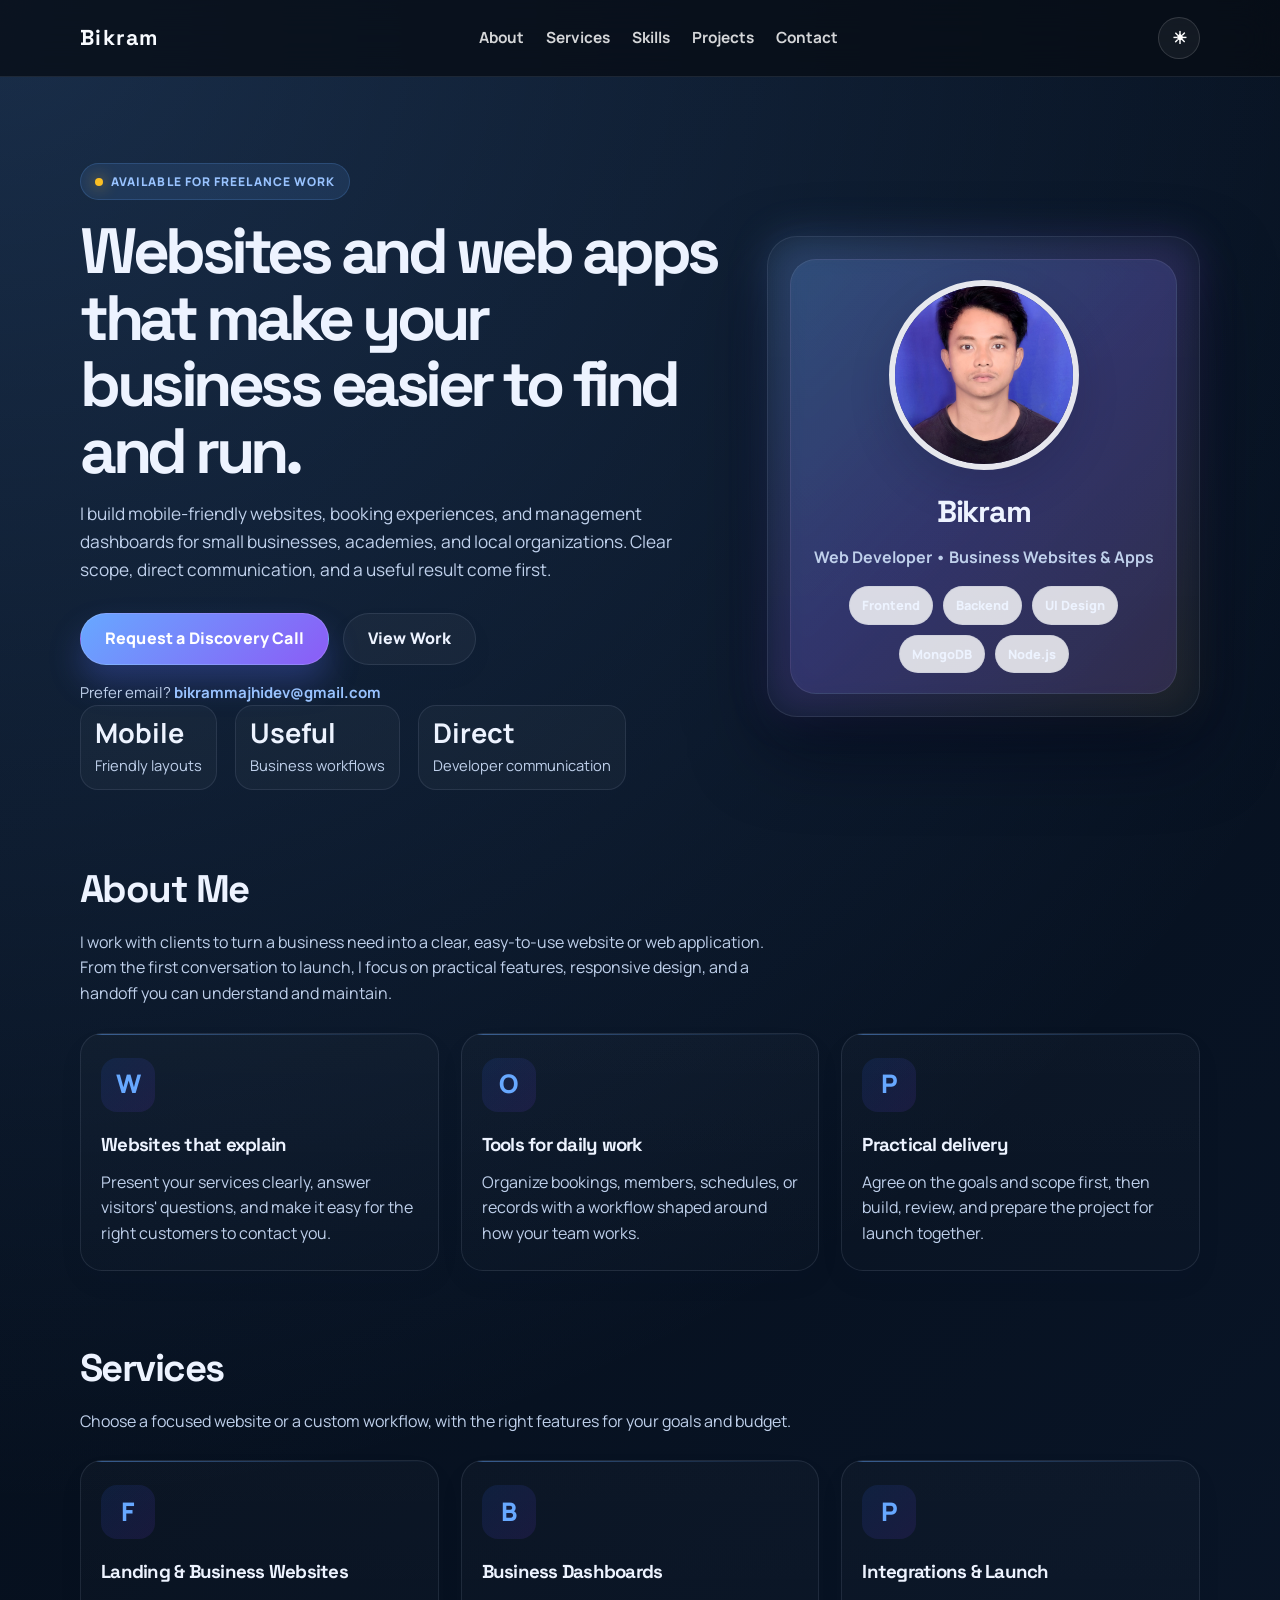
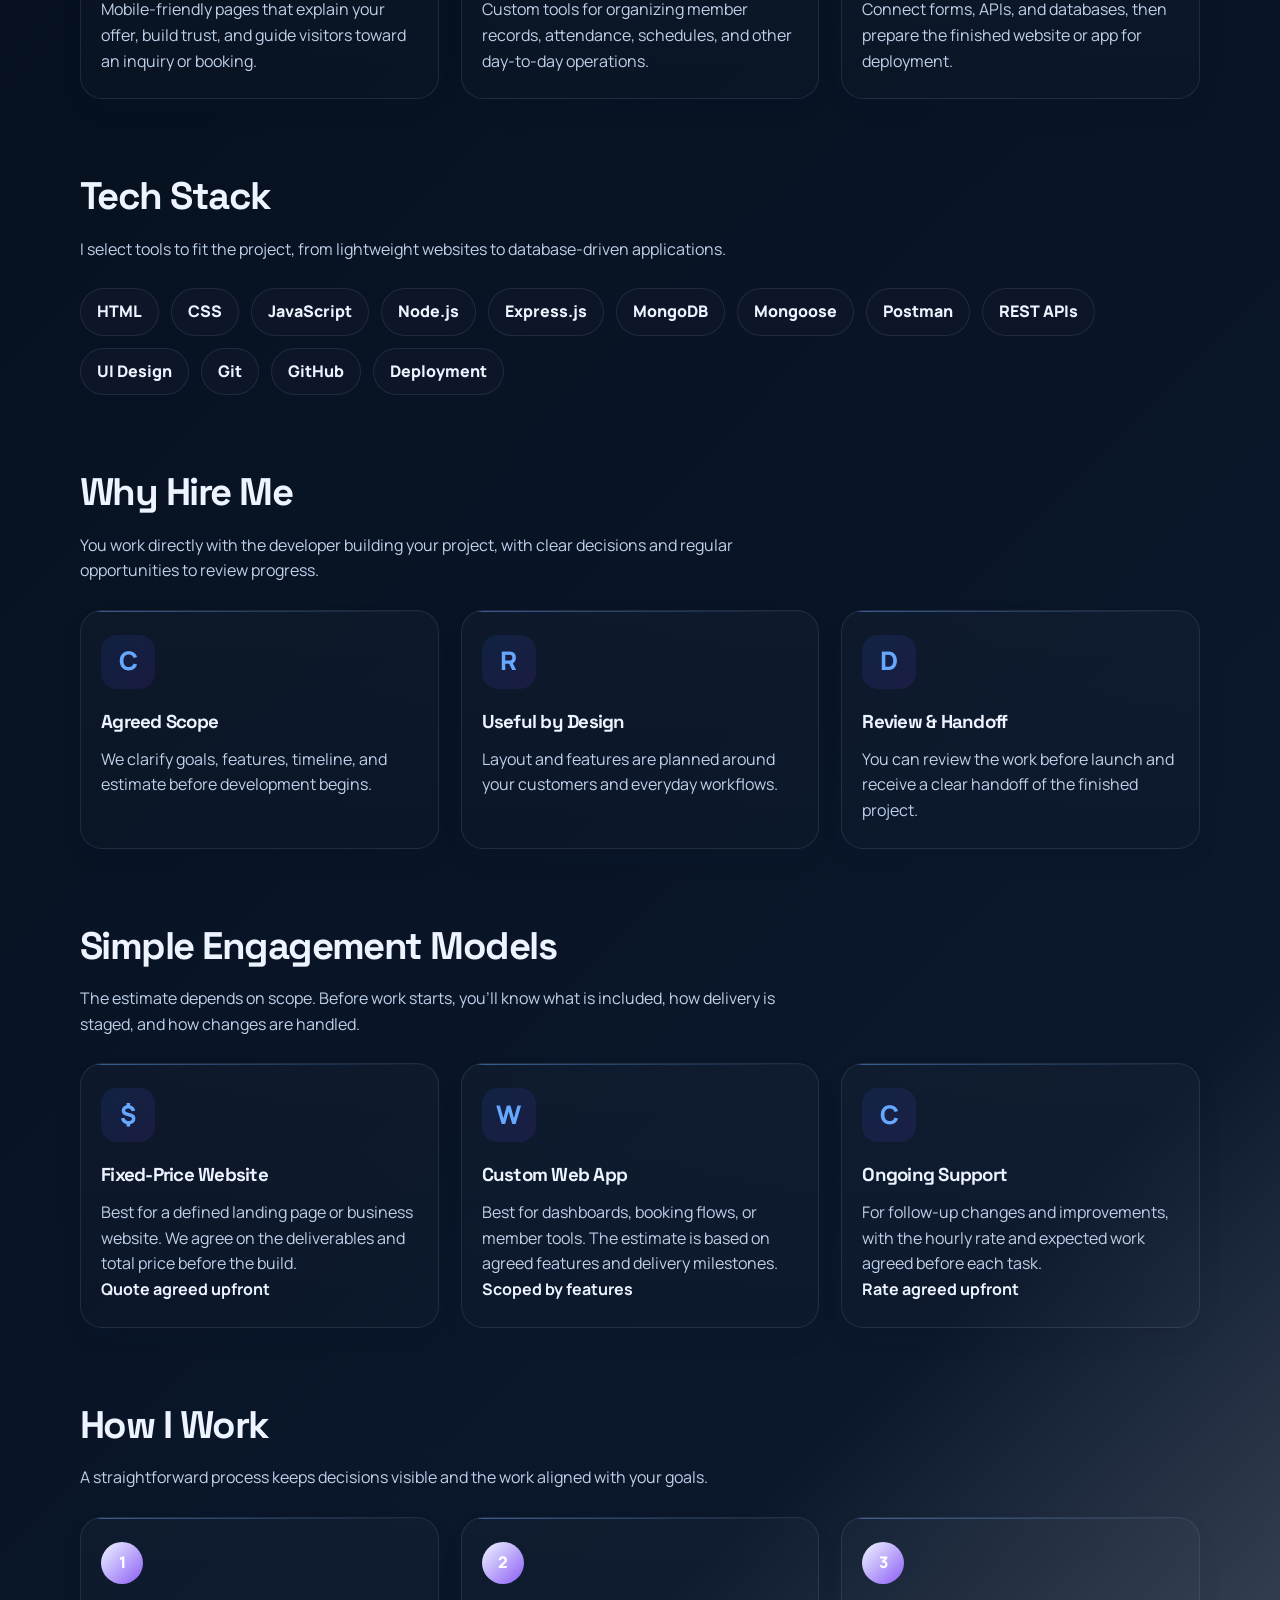
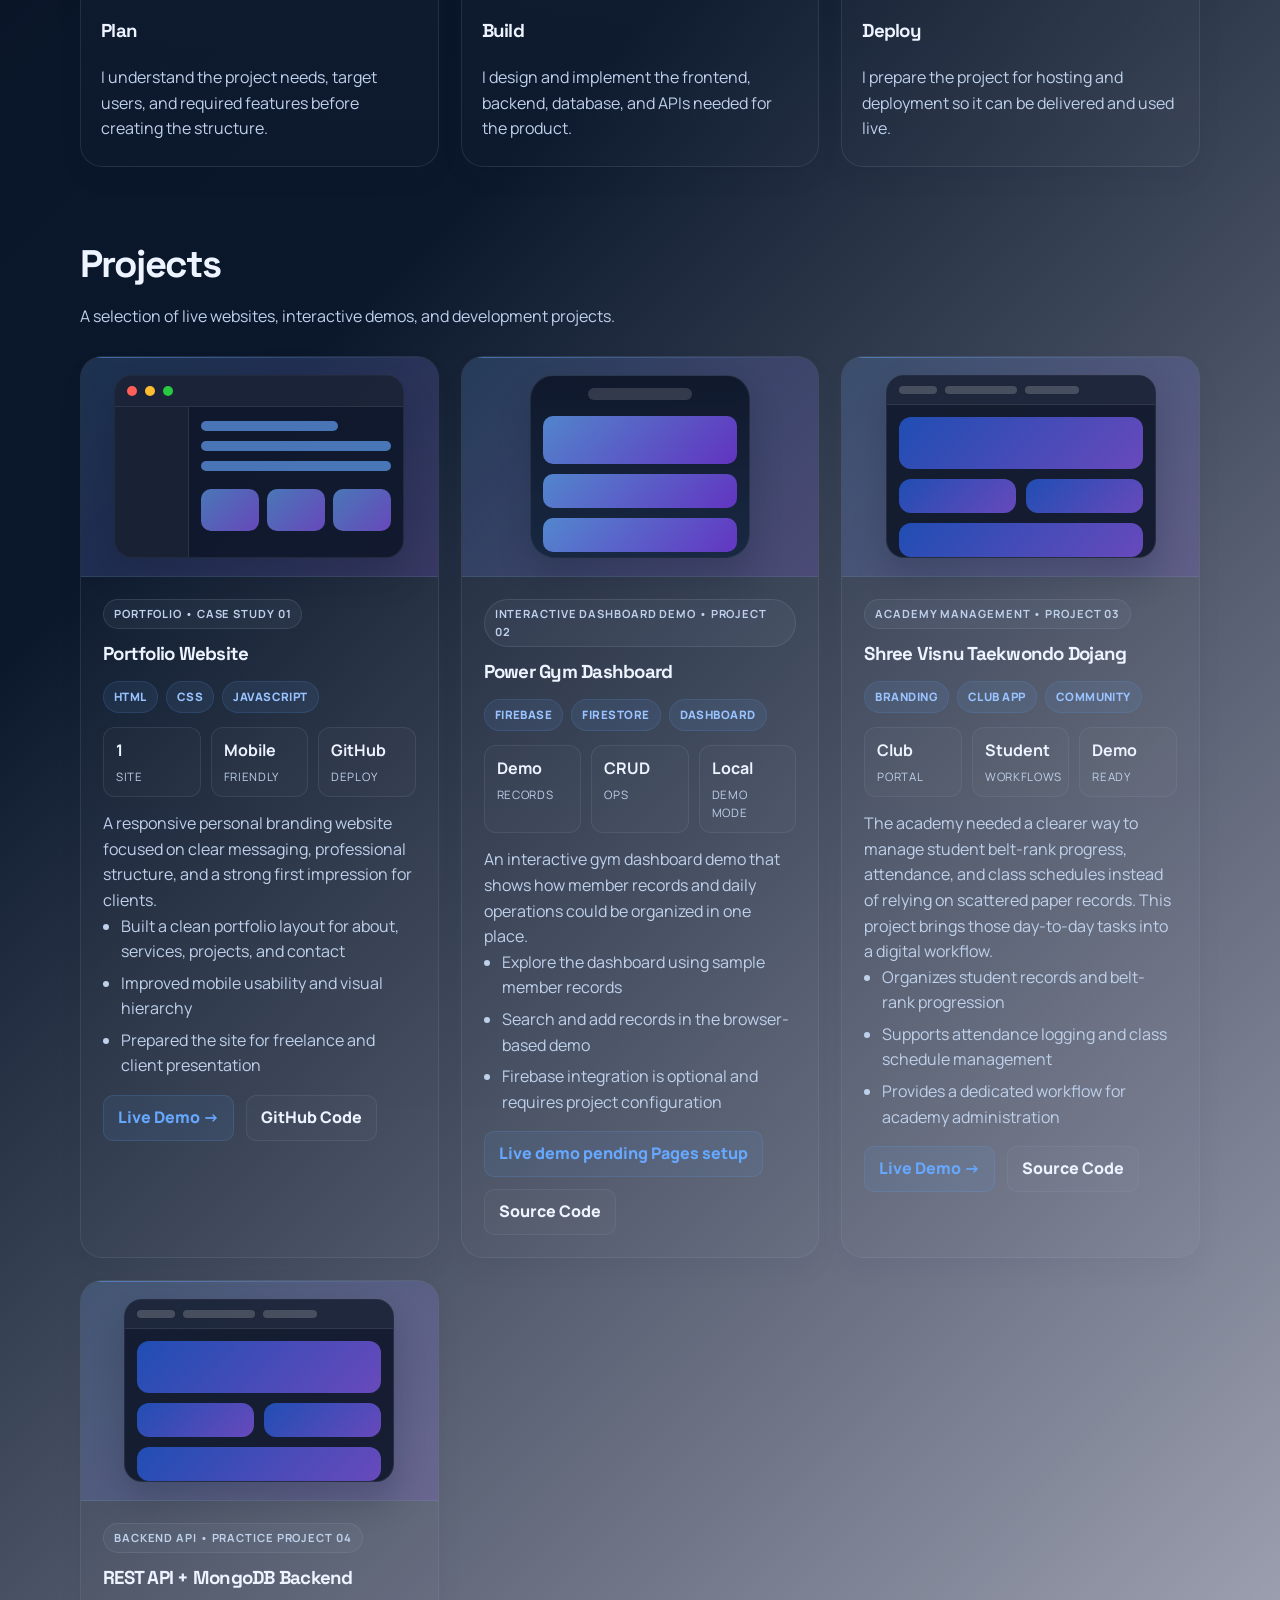
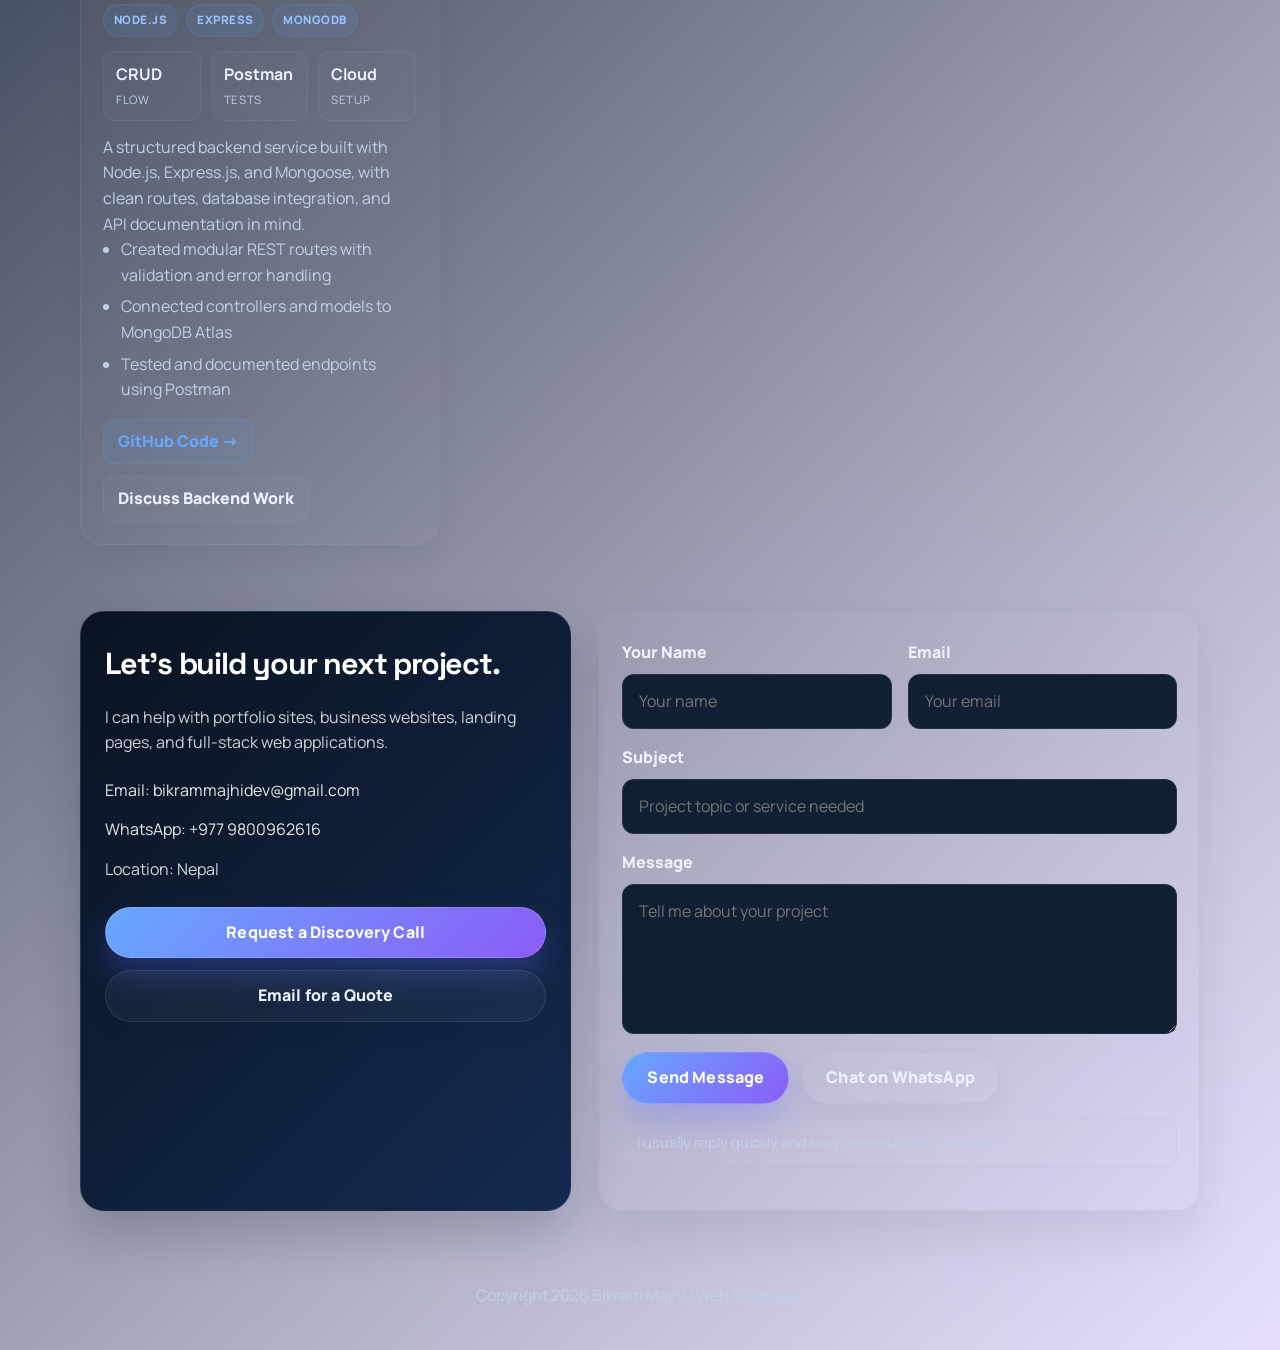
<file: index.html>
﻿<!doctype html>
<html lang="en">
  <head>
    <meta charset="UTF-8" />
    <meta name="viewport" content="width=device-width, initial-scale=1.0" />
    <title>Bikram Majhi | Business Websites &amp; Web Apps</title>
    <meta
      name="description"
      content="Bikram builds fast, mobile-friendly business websites and custom web applications for local businesses, academies, and organizations."
    />
    <link rel="stylesheet" href="style.css" />
  </head>
  <body class="dark">
    <header class="topbar">
      <div class="container nav">
        <div class="brand">Bikram</div>
        <nav class="nav-links" aria-label="Main navigation">
          <a href="#about">About</a>
          <a href="#services">Services</a>
          <a href="#skills">Skills</a>
          <a href="#projects">Projects</a>
          <a href="#contact">Contact</a>
        </nav>
        <button class="theme-toggle" id="themeToggle" aria-label="Toggle theme">☀</button>
      </div>
    </header>

    <main>
      <!-- ===== Hero section ===== -->
      <section class="hero">
        <div class="container hero-grid">
          <div>
            <span class="eyebrow">Available for freelance work</span>
            <h1>
              Websites and web apps that make your business easier to find and run.
            </h1>
            <p class="lead">
              I build mobile-friendly websites, booking experiences, and management
              dashboards for small businesses, academies, and local organizations.
              Clear scope, direct communication, and a useful result come first.
            </p>

            <div class="hero-actions">
              <a class="btn btn-primary" href="https://wa.me/9779800962616?text=Hello%20Bikram%2C%20I%27d%20like%20to%20discuss%20a%20project%20and%20schedule%20a%20call." target="_blank" rel="noreferrer">Request a Discovery Call</a>
              <a class="btn btn-secondary" href="#projects">View Work</a>
            </div>
            <p class="hero-email">
              Prefer email? <a href="mailto:bikrammajhidev@gmail.com">bikrammajhidev@gmail.com</a>
            </p>

            <div class="mini-stats">
              <div>
                <strong>Mobile</strong>
                <span>Friendly layouts</span>
              </div>
              <div>
                <strong>Useful</strong>
                <span>Business workflows</span>
              </div>
              <div>
                <strong>Direct</strong>
                <span>Developer communication</span>
              </div>
            </div>
          </div>

          <div class="profile-card">
            <div class="profile-box">
              <img src="myphoto.jpg" alt="Bikram profile photo" />
              <h3>Bikram</h3>
              <p class="role">Web Developer • Business Websites &amp; Apps</p>
              <div class="profile-badges">
                <span>Frontend</span>
                <span>Backend</span>
                <span>UI Design</span>
                <span>MongoDB</span>
                <span>Node.js</span>
              </div>
            </div>
          </div>
        </div>
      </section>

      <!-- ===== About section ===== -->
      <section id="about">
        <div class="container">
          <div class="section-header">
            <h2>About Me</h2>
            <p>
              I work with clients to turn a business need into a clear, easy-to-use
              website or web application. From the first conversation to launch, I
              focus on practical features, responsive design, and a handoff you can
              understand and maintain.
            </p>
          </div>

          <div class="grid-3">
            <article class="card">
              <div class="card-icon">W</div>
              <h3>Websites that explain</h3>
              <p>
                Present your services clearly, answer visitors' questions, and make
                it easy for the right customers to contact you.
              </p>
            </article>
            <article class="card">
              <div class="card-icon">O</div>
              <h3>Tools for daily work</h3>
              <p>
                Organize bookings, members, schedules, or records with a workflow
                shaped around how your team works.
              </p>
            </article>
            <article class="card">
              <div class="card-icon">P</div>
              <h3>Practical delivery</h3>
              <p>
                Agree on the goals and scope first, then build, review, and prepare
                the project for launch together.
              </p>
            </article>
          </div>
        </div>
      </section>

      <!-- ===== Services section ===== -->
      <section id="services">
        <div class="container">
          <div class="section-header">
            <h2>Services</h2>
            <p>
              Choose a focused website or a custom workflow, with the right features
              for your goals and budget.
            </p>
          </div>

          <div class="grid-3">
            <article class="card">
              <div class="card-icon">F</div>
              <h3>Landing &amp; Business Websites</h3>
              <p>
                Mobile-friendly pages that explain your offer, build trust, and guide
                visitors toward an inquiry or booking.
              </p>
            </article>
            <article class="card">
              <div class="card-icon">B</div>
              <h3>Business Dashboards</h3>
              <p>
                Custom tools for organizing member records, attendance, schedules,
                and other day-to-day operations.
              </p>
            </article>
            <article class="card">
              <div class="card-icon">P</div>
              <h3>Integrations &amp; Launch</h3>
              <p>
                Connect forms, APIs, and databases, then prepare the finished website
                or app for deployment.
              </p>
            </article>
          </div>
        </div>
      </section>

      <!-- ===== Skills section ===== -->
      <section id="skills">
        <div class="container">
          <div class="section-header">
            <h2>Tech Stack</h2>
            <p>
              I select tools to fit the project, from lightweight websites to
              database-driven applications.
            </p>
          </div>

          <div class="skills-wrap">
            <span class="skill-tag">HTML</span>
            <span class="skill-tag">CSS</span>
            <span class="skill-tag">JavaScript</span>
            <span class="skill-tag">Node.js</span>
            <span class="skill-tag">Express.js</span>
            <span class="skill-tag">MongoDB</span>
            <span class="skill-tag">Mongoose</span>
            <span class="skill-tag">Postman</span>
            <span class="skill-tag">REST APIs</span>
            <span class="skill-tag">UI Design</span>
            <span class="skill-tag">Git</span>
            <span class="skill-tag">GitHub</span>
            <span class="skill-tag">Deployment</span>
          </div>
        </div>
      </section>

      <!-- ===== Why hire me section ===== -->
      <section>
        <div class="container">
          <div class="section-header">
            <h2>Why Hire Me</h2>
            <p>
              You work directly with the developer building your project, with clear
              decisions and regular opportunities to review progress.
            </p>
          </div>

          <div class="grid-3">
            <article class="card">
              <div class="card-icon">C</div>
              <h3>Agreed Scope</h3>
              <p>
                We clarify goals, features, timeline, and estimate before development begins.
              </p>
            </article>
            <article class="card">
              <div class="card-icon">R</div>
              <h3>Useful by Design</h3>
              <p>
                Layout and features are planned around your customers and everyday workflows.
              </p>
            </article>
            <article class="card">
              <div class="card-icon">D</div>
              <h3>Review &amp; Handoff</h3>
              <p>
                You can review the work before launch and receive a clear handoff of the finished project.
              </p>
            </article>
          </div>
        </div>
      </section>

      <section>
        <div class="container">
          <div class="section-header">
            <h2>Simple Engagement Models</h2>
            <p>
              The estimate depends on scope. Before work starts, you’ll know what is included, how delivery is staged, and how changes are handled.
            </p>
          </div>

          <div class="grid-3">
            <article class="card">
              <div class="card-icon">$</div>
              <h3>Fixed-Price Website</h3>
              <p>
                Best for a defined landing page or business website. We agree on the deliverables and total price before the build.
              </p>
              <strong>Quote agreed upfront</strong>
            </article>
            <article class="card">
              <div class="card-icon">W</div>
              <h3>Custom Web App</h3>
              <p>
                Best for dashboards, booking flows, or member tools. The estimate is based on agreed features and delivery milestones.
              </p>
              <strong>Scoped by features</strong>
            </article>
            <article class="card">
              <div class="card-icon">C</div>
              <h3>Ongoing Support</h3>
              <p>
                For follow-up changes and improvements, with the hourly rate and expected work agreed before each task.
              </p>
              <strong>Rate agreed upfront</strong>
            </article>
          </div>
        </div>
      </section>

      <!-- ===== Process section ===== -->
      <section>
        <div class="container">
          <div class="section-header">
            <h2>How I Work</h2>
            <p>
              A straightforward process keeps decisions visible and the work aligned with your goals.
            </p>
          </div>

          <div class="process-grid">
            <article class="process-step">
              <div class="step-number">1</div>
              <h3>Plan</h3>
              <p>
                I understand the project needs, target users, and required features
                before creating the structure.
              </p>
            </article>
            <article class="process-step">
              <div class="step-number">2</div>
              <h3>Build</h3>
              <p>
                I design and implement the frontend, backend, database, and APIs needed
                for the product.
              </p>
            </article>
            <article class="process-step">
              <div class="step-number">3</div>
              <h3>Deploy</h3>
              <p>
                I prepare the project for hosting and deployment so it can be delivered
                and used live.
              </p>
            </article>
          </div>
        </div>
      </section>

      <!-- ===== Projects section ===== -->
      <section id="projects">
        <div class="container">
          <div class="section-header">
            <h2>Projects</h2>
            <p>
              A selection of live websites, interactive demos, and development projects.
            </p>
          </div>

          <div class="project-grid">
            <article class="project">
              <div class="project-preview project-preview--portfolio">
                <div class="browser-window">
                  <div class="browser-topbar">
                    <span class="dot dot-red"></span>
                    <span class="dot dot-yellow"></span>
                    <span class="dot dot-green"></span>
                  </div>
                  <div class="browser-body">
                    <div class="browser-sidebar"></div>
                    <div class="browser-main">
                      <div class="browser-line browser-line-lg"></div>
                      <div class="browser-line"></div>
                      <div class="browser-line"></div>
                      <div class="browser-cards">
                        <span></span>
                        <span></span>
                        <span></span>
                      </div>
                    </div>
                  </div>
                </div>
              </div>
              <div class="project-body">
                <span class="project-label">Portfolio • Case Study 01</span>
                <h3>Portfolio Website</h3>
                <div class="project-meta">
                  <span>HTML</span>
                  <span>CSS</span>
                  <span>JavaScript</span>
                </div>
                <div class="project-stat-row">
                  <div class="project-stat">
                    <strong>1</strong>
                    <span>Site</span>
                  </div>
                  <div class="project-stat">
                    <strong>Mobile</strong>
                    <span>Friendly</span>
                  </div>
                  <div class="project-stat">
                    <strong>GitHub</strong>
                    <span>Deploy</span>
                  </div>
                </div>
                <p>
                  A responsive personal branding website focused on clear messaging,
                  professional structure, and a strong first impression for clients.
                </p>
                <ul class="project-features">
                  <li>Built a clean portfolio layout for about, services, projects, and contact</li>
                  <li>Improved mobile usability and visual hierarchy</li>
                  <li>Prepared the site for freelance and client presentation</li>
                </ul>
                <div class="project-links">
                  <a
                    class="project-link"
                    href="https://unitebikram-rgb.github.io/Bikram-portfolio/"
                    target="_blank"
                    rel="noreferrer"
                  >
                    Live Demo →
                  </a>
                  <a
                    class="project-link secondary"
                    href="https://github.com/unitebikram-rgb/Bikram-portfolio"
                    target="_blank"
                    rel="noreferrer"
                  >
                    GitHub Code
                  </a>
                </div>
              </div>
            </article>

            <article class="project">
              <div class="project-preview project-preview--app">
                <div class="phone-window">
                  <div class="phone-header"></div>
                  <div class="phone-content">
                    <div class="mini-card wide"></div>
                    <div class="mini-card"></div>
                    <div class="mini-card"></div>
                    <div class="mini-grid">
                      <span></span>
                      <span></span>
                    </div>
                  </div>
                </div>
              </div>
              <div class="project-body">
                <span class="project-label">Interactive Dashboard Demo • Project 02</span>
                <h3>Power Gym Dashboard</h3>
                <div class="project-meta">
                  <span>Firebase</span>
                  <span>Firestore</span>
                  <span>Dashboard</span>
                </div>
                <div class="project-stat-row">
                  <div class="project-stat">
                    <strong>Demo</strong>
                    <span>Records</span>
                  </div>
                  <div class="project-stat">
                    <strong>CRUD</strong>
                    <span>Ops</span>
                  </div>
                  <div class="project-stat">
                    <strong>Local</strong>
                    <span>Demo mode</span>
                  </div>
                </div>
                <p>
                  An interactive gym dashboard demo that shows how member records and
                  daily operations could be organized in one place.
                </p>
                <ul class="project-features">
                  <li>Explore the dashboard using sample member records</li>
                  <li>Search and add records in the browser-based demo</li>
                  <li>Firebase integration is optional and requires project configuration</li>
                </ul>
                <div class="project-links">
                  <span class="project-link" aria-disabled="true">Live demo pending Pages setup</span>
                  <a
                    class="project-link secondary"
                    href="https://github.com/unitebikram-rgb/power-gym"
                    target="_blank"
                    rel="noreferrer"
                  >
                    Source Code
                  </a>
                </div>
              </div>
            </article>

            <article class="project">
              <div class="project-preview project-preview--api">
                <div class="api-window">
                  <div class="api-header">
                    <span></span>
                    <span></span>
                    <span></span>
                  </div>
                  <div class="api-blocks">
                    <div class="api-block big"></div>
                    <div class="api-block small"></div>
                    <div class="api-block small"></div>
                    <div class="api-block medium"></div>
                  </div>
                </div>
              </div>
              <div class="project-body">
                <span class="project-label">Academy Management • Project 03</span>
                <h3>Shree Visnu Taekwondo Dojang</h3>
                <div class="project-meta">
                  <span>Branding</span>
                  <span>Club App</span>
                  <span>Community</span>
                </div>
                <div class="project-stat-row">
                  <div class="project-stat">
                    <strong>Club</strong>
                    <span>Portal</span>
                  </div>
                  <div class="project-stat">
                    <strong>Student</strong>
                    <span>Workflows</span>
                  </div>
                  <div class="project-stat">
                    <strong>Demo</strong>
                    <span>Ready</span>
                  </div>
                </div>
                <p>
                  The academy needed a clearer way to manage student belt-rank progress,
                  attendance, and class schedules instead of relying on scattered paper records.
                  This project brings those day-to-day tasks into a digital workflow.
                </p>
                <ul class="project-features">
                  <li>Organizes student records and belt-rank progression</li>
                  <li>Supports attendance logging and class schedule management</li>
                  <li>Provides a dedicated workflow for academy administration</li>
                </ul>
                <div class="project-links">
                  <a
                    class="project-link"
                    href="https://shree-visnu-taekwondo-dojang.web.app/"
                    target="_blank"
                    rel="noreferrer"
                  >
                    Live Demo →
                  </a>
                  <a
                    class="project-link secondary"
                    href="https://github.com/unitebikram-rgb/shree-visnu-taekwondo-dojang"
                    target="_blank"
                    rel="noreferrer"
                  >
                    Source Code
                  </a>
                </div>
              </div>
            </article>

            <article class="project">
              <div class="project-preview project-preview--api">
                <div class="api-window">
                  <div class="api-header">
                    <span></span>
                    <span></span>
                    <span></span>
                  </div>
                  <div class="api-blocks">
                    <div class="api-block big"></div>
                    <div class="api-block small"></div>
                    <div class="api-block small"></div>
                    <div class="api-block medium"></div>
                  </div>
                </div>
              </div>
              <div class="project-body">
                <span class="project-label">Backend API • Practice Project 04</span>
                <h3>REST API + MongoDB Backend</h3>
                <div class="project-meta">
                  <span>Node.js</span>
                  <span>Express</span>
                  <span>MongoDB</span>
                </div>
                <div class="project-stat-row">
                  <div class="project-stat">
                    <strong>CRUD</strong>
                    <span>Flow</span>
                  </div>
                  <div class="project-stat">
                    <strong>Postman</strong>
                    <span>Tests</span>
                  </div>
                  <div class="project-stat">
                    <strong>Cloud</strong>
                    <span>Setup</span>
                  </div>
                </div>
                <p>
                  A structured backend service built with Node.js, Express.js, and Mongoose,
                  with clean routes, database integration, and API documentation in mind.
                </p>
                <ul class="project-features">
                  <li>Created modular REST routes with validation and error handling</li>
                  <li>Connected controllers and models to MongoDB Atlas</li>
                  <li>Tested and documented endpoints using Postman</li>
                </ul>
                <div class="project-links">
                  <a class="project-link" href="https://github.com/unitebikram-rgb" target="_blank" rel="noreferrer">
                    GitHub Code →
                  </a>
                  <a class="project-link secondary" href="#contact">Discuss Backend Work</a>
                </div>
              </div>
            </article>
          </div>
        </div>
      </section>

      <!-- ===== Contact section ===== -->
      <section id="contact">
        <div class="container contact-wrap">
          <aside class="contact-panel">
            <h3>Let's build your next project.</h3>
            <p>
              I can help with portfolio sites, business websites, landing pages,
              and full-stack web applications.
            </p>
            <ul class="contact-list">
              <li><a href="mailto:bikrammajhidev@gmail.com">Email: bikrammajhidev@gmail.com</a></li>
              <li><a href="https://wa.me/9779800962616?text=Hello%20Bikram%2C%20I%27d%20like%20to%20discuss%20a%20project%20and%20schedule%20a%20call." target="_blank" rel="noreferrer">WhatsApp: +977 9800962616</a></li>
              <li>Location: Nepal</li>
            </ul>
            <div class="contact-actions stacked">
              <a class="btn btn-primary" href="https://wa.me/9779800962616?text=Hello%20Bikram%2C%20I%27d%20like%20to%20discuss%20a%20project%20and%20schedule%20a%20call." target="_blank" rel="noreferrer">Request a Discovery Call</a>
              <a class="btn btn-secondary" href="mailto:bikrammajhidev@gmail.com">Email for a Quote</a>
            </div>
          </aside>

          <div class="contact-form">
            <form id="contactForm" action="https://api.web3forms.com/submit" method="POST">
              <input type="hidden" name="access_key" value="aef2890f-d7ae-4a85-b6ca-09733b09c0b0" />
              <input type="hidden" name="from_name" value="Bikram Portfolio Inquiry" />

              <div class="form-grid">
                <div class="field">
                  <label for="name">Your Name</label>
                  <input id="name" name="name" type="text" placeholder="Your name" required />
                </div>
                <div class="field">
                  <label for="email">Email</label>
                  <input id="email" name="email" type="email" placeholder="Your email" required />
                </div>
                <div class="field full">
                  <label for="subject">Subject</label>
                  <input id="subject" name="subject" type="text" placeholder="Project topic or service needed" />
                </div>
                <div class="field full">
                  <label for="message">Message</label>
                  <textarea id="message" name="message" placeholder="Tell me about your project" required></textarea>
                </div>
              </div>

              <div class="h-captcha" data-captcha="true"></div>

              <div class="contact-actions">
                <button class="btn btn-primary" type="submit">Send Message</button>
                <a class="btn btn-secondary" href="https://wa.me/9779800962616?text=Hello%20Bikram%2C%20I%20want%20to%20discuss%20a%20project." target="_blank" rel="noreferrer">
                  Chat on WhatsApp
                </a>
              </div>

              <p class="form-note" id="formStatus" aria-live="polite">I usually reply quickly and keep communication simple.</p>
            </form>
          </div>
        </div>
      </section>
    </main>

    <footer>
      <div class="container">Copyright 2026 Bikram Majhi | Web Developer</div>
    </footer>

    <script src="script.js" defer></script>
    <script src="https://web3forms.com/client/script.js" async defer></script>
  </body>
</html>
</file>
<file: style.css>
/* =========================================
   BASE STYLES
   ========================================= */
@import url('https://fonts.googleapis.com/css2?family=Manrope:wght@400;500;600;700;800&family=Space+Grotesk:wght@500;700&display=swap');

:root {
    --bg: #030b16;
    --bg-2: #0b182c;
    --surface: rgba(15, 23, 42, 0.82);
    --surface-soft: #101f33;
    --primary: #eff7ff;
    --primary-bright: #67a8ff;
    --primary-strong: #99c3ff;
    --accent: #8b5cf6;
    --soft-accent: rgba(139, 92, 246, 0.18);
    --text: #edf3ff;
    --muted: #bfd0eb;
    --line: rgba(148, 163, 184, 0.15);
    --shadow: 0 32px 72px rgba(2, 6, 23, 0.52);
    --hero-glow: rgba(103, 168, 255, 0.22);
    --gold: #fbbf24;
    --panel-glow: rgba(103, 168, 255, 0.18);
}

body:not(.dark) {
    --bg: #f4f8ff;
    --bg-2: #edf4ff;
    --surface: #ffffff;
    --surface-soft: #f7fbff;
    --primary: #0f172a;
    --primary-bright: #2563eb;
    --primary-strong: #1d4ed8;
    --accent: #7c3aed;
    --soft-accent: rgba(124, 58, 237, 0.12);
    --text: #111827;
    --muted: #53627a;
    --line: rgba(15, 23, 42, 0.08);
    --shadow: 0 22px 50px rgba(15, 23, 42, 0.08);
    --hero-glow: rgba(37, 99, 235, 0.12);
    --gold: #f59e0b;
    --panel-glow: rgba(37, 99, 235, 0.12);
}

* { box-sizing: border-box; }
html { scroll-behavior: smooth; }
body {
    margin: 0;
    font-family: 'Manrope', 'Segoe UI', Arial, sans-serif;
    background: radial-gradient(circle at top left, var(--hero-glow), transparent 24%), radial-gradient(circle at bottom right, rgba(139,92,246,0.12), transparent 20%), linear-gradient(135deg, var(--bg) 0%, var(--bg-2) 52%, #f3f0ff 100%);
    color: var(--text);
    line-height: 1.6;
    transition: background 0.3s ease, color 0.3s ease;
}

h1, h2, h3, h4, .brand {
    font-family: 'Space Grotesk', 'Manrope', sans-serif;
    letter-spacing: -0.04em;
}

a { color: inherit; text-decoration: none; }
img { max-width: 100%; display: block; }
button, input, textarea { font: inherit; }

.container {
    width: min(1120px, calc(100% - 32px));
    margin: 0 auto;
}

/* =========================================
   NAVIGATION
   ========================================= */
.topbar {
    position: sticky;
    top: 0;
    z-index: 100;
    background: rgba(7, 12, 20, 0.76);
    backdrop-filter: blur(18px);
    border-bottom: 1px solid var(--line);
}

.nav {
    display: flex;
    justify-content: space-between;
    align-items: center;
    min-height: 76px;
    gap: 18px;
}

.brand {
    font-size: 1.35rem;
    font-weight: 800;
    letter-spacing: 0.06em;
    color: #f8fbff;
}

.nav-links {
    display: flex;
    flex-wrap: wrap;
    gap: 22px;
    align-items: center;
    color: rgba(255,255,255,0.92);
    font-size: 0.96rem;
    font-weight: 700;
}

.nav-links a {
    opacity: 0.9;
    transition: opacity 0.2s ease;
}

.nav-links a:hover {
    opacity: 1;
}

.theme-toggle {
    width: 42px;
    height: 42px;
    border: 1px solid rgba(255,255,255,0.14);
    background: rgba(255,255,255,0.05);
    border-radius: 50%;
    cursor: pointer;
    color: white;
    font-size: 1.05rem;
    font-weight: 700;
    transition: transform 0.2s ease, border-color 0.2s ease, background 0.2s ease;
}

.theme-toggle:hover {
    transform: translateY(-1px);
    border-color: rgba(255,255,255,0.2);
    background: rgba(255,255,255,0.09);
}

/* =========================================
   HERO SECTION
   ========================================= */
.hero {
    padding: 86px 0 50px;
}

.hero-grid {
    display: grid;
    grid-template-columns: 1.2fr 0.8fr;
    gap: 38px;
    align-items: center;
}

.eyebrow {
    display: inline-flex;
    align-items: center;
    gap: 8px;
    padding: 8px 14px;
    border-radius: 999px;
    background: rgba(96, 165, 250, 0.12);
    border: 1px solid rgba(96,165,250,0.2);
    color: var(--primary-strong);
    font-size: 0.75rem;
    font-weight: 800;
    letter-spacing: 0.09em;
    text-transform: uppercase;
}

.eyebrow::before {
    content: "";
    width: 8px;
    height: 8px;
    border-radius: 50%;
    background: var(--gold);
    box-shadow: 0 0 15px rgba(251,191,36,0.8);
}

h1 {
    margin: 18px 0 16px;
    font-size: clamp(2.8rem, 5vw, 4.5rem);
    line-height: 1.04;
    letter-spacing: -0.07em;
}

.highlight {
    color: var(--primary-bright);
    text-shadow: 0 0 28px rgba(96,165,250,0.28);
}

.lead {
    margin: 0 0 30px;
    max-width: 640px;
    font-size: 1.08rem;
    color: var(--muted);
}

.hero-actions {
    display: flex;
    flex-wrap: wrap;
    gap: 14px;
    margin-bottom: 28px;
}

.hero-email {
    margin: -12px 0 0;
    color: var(--muted);
    font-size: 0.94rem;
}

.hero-email a {
    color: var(--primary-strong);
    font-weight: 700;
}

.btn {
    display: inline-flex;
    align-items: center;
    justify-content: center;
    min-height: 50px;
    padding: 12px 24px;
    border-radius: 999px;
    font-weight: 800;
    cursor: pointer;
    transition: transform 0.2s ease, box-shadow 0.2s ease, border-color 0.2s ease;
    text-decoration: none;
    letter-spacing: 0.01em;
}

.btn:hover {
    transform: translateY(-2px);
}

.btn-primary {
    background: linear-gradient(135deg, var(--primary-bright), var(--accent));
    color: white;
    box-shadow: 0 18px 32px rgba(91, 112, 255, 0.28);
    border: 1px solid rgba(255,255,255,0.14);
}

.btn-secondary {
    background: rgba(255,255,255,0.04);
    color: var(--text);
    border: 1px solid var(--line);
    box-shadow: 0 10px 24px rgba(15,23,42,0.04);
}

.btn-primary:hover,
.btn-secondary:hover {
    box-shadow: 0 22px 36px rgba(91, 112, 255, 0.22);
}

.mini-stats {
    display: flex;
    flex-wrap: wrap;
    gap: 18px;
}

.mini-stats div {
    min-width: 120px;
    padding: 12px 14px;
    background: rgba(255,255,255,0.03);
    border: 1px solid var(--line);
    border-radius: 18px;
}

.mini-stats strong {
    display: block;
    font-size: 1.7rem;
    line-height: 1.1;
    color: var(--text);
}

.mini-stats span {
    display: block;
    margin-top: 6px;
    font-size: 0.92rem;
    color: var(--muted);
}

/* =========================================
   PROFILE CARD
   ========================================= */
.profile-card {
    background: linear-gradient(180deg, rgba(255,255,255,0.02), rgba(255,255,255,0.01));
    border: 1px solid var(--line);
    border-radius: 30px;
    padding: 22px;
    box-shadow: var(--shadow);
    position: relative;
}

.profile-card::before {
    content: "";
    position: absolute;
    inset: -1px;
    border-radius: 30px;
    background: linear-gradient(135deg, rgba(103,168,255,0.24), rgba(139,92,246,0.18), rgba(251,191,36,0.08));
    z-index: -1;
    filter: blur(18px);
}

.profile-box {
    background: linear-gradient(135deg, rgba(96,165,250,.15), rgba(139,92,246,.16));
    border-radius: 26px;
    padding: 20px;
    text-align: center;
    border: 1px solid rgba(255,255,255,0.08);
    box-shadow: inset 0 0 18px rgba(255,255,255,0.02);
}

.profile-box img {
    width: 190px;
    height: 190px;
    object-fit: cover;
    border-radius: 50%;
    margin: 0 auto 18px;
    border: 6px solid rgba(255,255,255,0.88);
    box-shadow: 0 18px 40px rgba(15,23,42,0.18);
}

.profile-box h3 {
    margin: 0 0 8px;
    font-size: 1.9rem;
}

.role {
    margin: 0 0 16px;
    color: var(--muted);
    font-weight: 700;
}

.profile-badges {
    display: flex;
    flex-wrap: wrap;
    justify-content: center;
    gap: 10px;
}

.profile-badges span {
    display: inline-block;
    background: rgba(255,255,255,0.82);
    border: 1px solid var(--line);
    border-radius: 999px;
    padding: 8px 12px;
    font-size: 0.8rem;
    font-weight: 800;
    color: var(--text);
}

/* =========================================
   GENERAL SECTIONS
   ========================================= */
section { padding: 18px 0 48px; }

.section-header { margin-bottom: 26px; }
.section-header h2 {
    margin: 0 0 10px;
    font-size: clamp(1.9rem, 3vw, 2.7rem);
    letter-spacing: -0.04em;
}
.section-header p {
    margin: 0;
    max-width: 720px;
    color: var(--muted);
}

.card,
.project,
.testimonial,
.process-step,
.contact-form {
    background: linear-gradient(180deg, rgba(255,255,255,0.025), rgba(255,255,255,0.01));
    border: 1px solid var(--line);
    border-radius: 22px;
    box-shadow: 0 12px 28px rgba(15,23,42,0.04);
}

.card,
.project,
.testimonial,
.process-step {
    position: relative;
    overflow: hidden;
}

.card::after,
.project::after,
.testimonial::after,
.process-step::after {
    content: "";
    position: absolute;
    inset: 0 auto auto 0;
    width: 100%;
    height: 1px;
    background: linear-gradient(90deg, rgba(103,168,255,0.5), transparent);
}

.grid-3, .project-grid, .process-grid, .testimonial-grid {
    display: grid;
    grid-template-columns: repeat(3, minmax(0, 1fr));
    gap: 22px;
}

.card,
.process-step,
.testimonial {
    padding: 24px 20px;
}

.card:hover,
.project:hover,
.testimonial:hover,
.process-step:hover {
    transform: translateY(-6px);
    box-shadow: 0 18px 35px rgba(15,23,42,.08);
    transition: transform 0.25s ease, box-shadow 0.25s ease;
}

.card-icon {
    width: 54px;
    height: 54px;
    border-radius: 16px;
    display: grid;
    place-items: center;
    background: linear-gradient(135deg, rgba(37,99,235,.12), rgba(124,58,237,.12));
    font-size: 1.6rem;
    margin-bottom: 18px;
}

.card h3, .project-body h3 { margin: 0 0 10px; }
.card p, .project-body p, .process-step p, .testimonial p { margin: 0; color: var(--muted); }

.skills-wrap {
    display: flex;
    flex-wrap: wrap;
    gap: 12px;
    margin-top: 18px;
}

.skill-tag {
    display: inline-block;
    background: var(--surface);
    border: 1px solid var(--line);
    border-radius: 999px;
    padding: 10px 16px;
    font-weight: 800;
    color: var(--text);
}

/* =========================================
   PROJECTS
   ========================================= */
.project {
    overflow: hidden;
}

.project-preview {
    height: 220px;
    display: flex;
    flex-direction: column;
    align-items: center;
    justify-content: center;
    background: linear-gradient(135deg, rgba(96,165,250,0.16), rgba(139,92,246,0.18));
    color: var(--primary-strong);
    font-weight: 800;
    letter-spacing: 0.08em;
    text-transform: uppercase;
    border-bottom: 1px solid var(--line);
    padding: 18px;
}

.project-preview span {
    font-size: 1.1rem;
}

.project-preview small {
    display: inline-block;
    margin-top: 8px;
    font-size: 0.68rem;
    letter-spacing: 0.12em;
    opacity: 0.8;
}

.browser-window,
.phone-window,
.api-window {
    width: 100%;
    max-width: 290px;
    border-radius: 18px;
    background: rgba(15, 23, 42, 0.9);
    border: 1px solid rgba(255, 255, 255, 0.08);
    box-shadow: 0 18px 32px rgba(15, 23, 42, 0.22);
    overflow: hidden;
}

.browser-topbar,
.api-header {
    display: flex;
    align-items: center;
    gap: 8px;
    padding: 10px 12px;
    border-bottom: 1px solid rgba(255,255,255,0.08);
    background: rgba(148, 163, 184, 0.08);
}

.dot {
    width: 10px;
    height: 10px;
    border-radius: 50%;
    display: inline-block;
}

.dot-red { background: #ff5f57; }
.dot-yellow { background: #ffbd2f; }
.dot-green { background: #28c840; }

.browser-body {
    display: grid;
    grid-template-columns: 74px 1fr;
    min-height: 160px;
}

.browser-sidebar {
    background: rgba(255,255,255,0.04);
    border-right: 1px solid rgba(255,255,255,0.08);
}

.browser-main {
    padding: 14px 12px;
}

.browser-line {
    height: 10px;
    background: rgba(103, 168, 255, 0.72);
    border-radius: 999px;
    margin-bottom: 10px;
    opacity: 0.9;
}

.browser-line-lg {
    width: 72%;
}

.browser-cards {
    display: grid;
    grid-template-columns: repeat(3, minmax(0, 1fr));
    gap: 8px;
    margin-top: 18px;
}

.browser-cards span {
    display: block;
    height: 42px;
    border-radius: 10px;
    background: linear-gradient(135deg, rgba(103, 168, 255, 0.66), rgba(139, 92, 246, 0.7));
}

.phone-window {
    max-width: 220px;
    border-radius: 24px;
    padding: 12px;
    background: linear-gradient(180deg, rgba(15, 23, 42, 0.96), rgba(20, 37, 62, 0.9));
}

.phone-header {
    height: 12px;
    width: 54%;
    margin: 0 auto 16px;
    border-radius: 999px;
    background: rgba(255,255,255,0.14);
}

.phone-content {
    display: grid;
    gap: 10px;
}

.mini-card {
    height: 34px;
    border-radius: 10px;
    background: linear-gradient(135deg, rgba(103,168,255,0.75), rgba(124,58,237,0.75));
}

.mini-card.wide {
    height: 48px;
}

.mini-grid {
    display: grid;
    grid-template-columns: repeat(2, minmax(0, 1fr));
    gap: 8px;
}

.mini-grid span {
    display: block;
    height: 46px;
    border-radius: 10px;
    background: rgba(255,255,255,0.08);
}

.api-window {
    max-width: 270px;
    padding-bottom: 12px;
}

.api-header span {
    display: block;
    width: 38px;
    height: 8px;
    border-radius: 999px;
    background: rgba(255,255,255,0.18);
}

.api-header span:nth-child(2) {
    width: 72px;
}

.api-header span:nth-child(3) {
    width: 54px;
}

.api-blocks {
    display: grid;
    grid-template-columns: 1fr 1fr;
    gap: 10px;
    padding: 12px;
}

.api-block {
    border-radius: 12px;
    background: linear-gradient(135deg, rgba(37,99,235,0.7), rgba(139,92,246,0.7));
}

.api-block.big {
    grid-column: 1 / -1;
    height: 52px;
}

.api-block.medium {
    grid-column: 1 / -1;
    height: 34px;
}

.api-block.small {
    height: 34px;
}

.project-body {
    padding: 22px;
}

.project-meta {
    display: flex;
    flex-wrap: wrap;
    gap: 8px;
    margin: 12px 0 14px;
}

.project-meta span {
    display: inline-block;
    padding: 6px 10px;
    border-radius: 999px;
    background: rgba(96,165,250,0.09);
    border: 1px solid rgba(96,165,250,0.14);
    font-size: 0.72rem;
    font-weight: 800;
    letter-spacing: 0.04em;
    text-transform: uppercase;
    color: var(--primary-strong);
}

.project-stat-row {
    display: grid;
    grid-template-columns: repeat(3, minmax(0, 1fr));
    gap: 10px;
    margin: 14px 0;
}

.project-stat {
    padding: 10px 12px;
    border-radius: 12px;
    background: rgba(255,255,255,0.02);
    border: 1px solid var(--line);
}

.project-stat strong {
    display: block;
    font-size: 1rem;
    color: var(--text);
}

.project-stat span {
    display: block;
    margin-top: 4px;
    font-size: 0.72rem;
    text-transform: uppercase;
    letter-spacing: 0.06em;
    color: var(--muted);
}

.project-features {
    margin: 0 0 14px;
    padding-left: 18px;
    color: var(--muted);
}

.project-features li + li {
    margin-top: 6px;
}

.project-label {
    display: inline-flex;
    margin-bottom: 10px;
    border-radius: 999px;
    background: rgba(148, 163, 184, 0.08);
    border: 1px solid rgba(148, 163, 184, 0.18);
    padding: 5px 10px;
    font-size: 0.7rem;
    font-weight: 700;
    letter-spacing: 0.08em;
    text-transform: uppercase;
    color: var(--muted);
}

.project-links {
    display: flex;
    flex-wrap: wrap;
    gap: 12px;
    margin-top: 16px;
}

.project-link {
    display: inline-flex;
    align-items: center;
    justify-content: center;
    min-height: 42px;
    padding: 9px 14px;
    border-radius: 10px;
    color: var(--primary-bright);
    font-weight: 800;
    background: rgba(96,165,250,0.08);
    border: 1px solid rgba(96,165,250,0.16);
    transition: transform 0.2s ease, border-color 0.2s ease;
}

.project-link:hover {
    transform: translateY(-1px);
    border-color: rgba(96,165,250,0.3);
}

.project-link.secondary {
    color: var(--text);
    background: rgba(255,255,255,0.02);
    border-color: var(--line);
}

/* =========================================
   PROCESS + TESTIMONIALS
   ========================================= */
.step-number {
    display: inline-flex;
    width: 42px;
    height: 42px;
    border-radius: 50%;
    align-items: center;
    justify-content: center;
    font-weight: 800;
    color: white;
    background: linear-gradient(135deg, var(--primary), var(--accent));
    margin-bottom: 14px;
}

.card-icon {
    width: 54px;
    height: 54px;
    border-radius: 16px;
    display: grid;
    place-items: center;
    background: linear-gradient(135deg, rgba(37,99,235,.12), rgba(124,58,237,.12));
    font-size: 1.6rem;
    margin-bottom: 18px;
    font-weight: 800;
    color: var(--primary-bright);
}

.quote {
    font-size: 1.12rem;
    margin-bottom: 16px;
}

.client {
    display: flex;
    align-items: center;
    gap: 12px;
    margin-top: 18px;
}

.avatar {
    width: 44px;
    height: 44px;
    border-radius: 50%;
    display: grid;
    place-items: center;
    background: linear-gradient(135deg, var(--primary), var(--accent));
    color: white;
    font-weight: 800;
}

.client strong { display: block; }
.client span { color: var(--muted); font-size: 0.86rem; }

/* =========================================
   CONTACT SECTION
   ========================================= */
.contact-wrap {
    display: grid;
    grid-template-columns: 0.9fr 1.1fr;
    gap: 28px;
}

.contact-panel {
    background: linear-gradient(135deg, #0a1320 0%, #132a4f 100%);
    color: #ffffff;
    border-radius: 24px;
    padding: 28px 24px;
    border: 1px solid rgba(255,255,255,0.08);
    box-shadow: 0 24px 48px rgba(15,23,42,0.2);
}

.contact-panel h3 {
    margin: 0 0 12px;
    font-size: 1.9rem;
}

.contact-panel p {
    color: rgba(255,255,255,0.8);
}

.contact-list {
    list-style: none;
    margin: 22px 0 0;
    padding: 0;
    display: grid;
    gap: 14px;
    color: rgba(255,255,255,0.82);
}

.contact-list a {
    color: rgba(255,255,255,0.9);
    text-decoration: none;
}

.contact-list a:hover {
    color: #ffffff;
}

.contact-form {
    padding: 28px 22px;
    background: linear-gradient(180deg, rgba(255,255,255,0.02), rgba(255,255,255,0.01));
    border: 1px solid rgba(148, 163, 184, 0.18);
    box-shadow: 0 24px 48px rgba(15, 23, 42, 0.08);
}

.contact-actions {
    display: flex;
    gap: 12px;
    flex-wrap: wrap;
    margin-top: 18px;
}

.contact-actions.stacked {
    flex-direction: column;
    align-items: stretch;
    margin-top: 24px;
}

.form-grid {
    display: grid;
    grid-template-columns: repeat(2, minmax(0, 1fr));
    gap: 16px;
}

.field {
    display: flex;
    flex-direction: column;
    gap: 8px;
}

.field.full {
    grid-column: 1 / -1;
}

.field label {
    font-weight: 800;
}

.field input,
.field textarea {
    width: 100%;
    padding: 14px 16px;
    border: 1px solid var(--line);
    border-radius: 12px;
    background: var(--surface-soft);
    color: var(--text);
    transition: border-color 0.2s ease, box-shadow 0.2s ease, transform 0.2s ease;
}

.field input:focus,
.field textarea:focus {
    border-color: rgba(103, 168, 255, 0.8);
    box-shadow: 0 0 0 4px rgba(103, 168, 255, 0.12);
    outline: none;
}

.field textarea {
    min-height: 150px;
    resize: vertical;
}

.form-note {
    margin-top: 14px;
    padding: 12px 14px;
    border-radius: 12px;
    color: var(--muted);
    font-size: 0.92rem;
    background: rgba(255,255,255,0.02);
    border: 1px solid var(--line);
    min-height: 48px;
    display: flex;
    align-items: center;
}

.form-note.is-success {
    background: rgba(34, 197, 94, 0.08);
    border-color: rgba(34, 197, 94, 0.38);
    color: #1f9d5c;
}

.form-note.is-error {
    background: rgba(248, 113, 113, 0.08);
    border-color: rgba(248, 113, 113, 0.35);
    color: #d54a4a;
}

.form-note.is-pending {
    background: rgba(96, 165, 250, 0.08);
    border-color: rgba(96, 165, 250, 0.3);
    color: var(--primary-bright);
}

.form-status {
    margin-top: 14px;
    min-height: 1.4em;
    color: var(--muted);
    font-weight: 700;
}

/* =========================================
   FOOTER
   ========================================= */
footer {
    padding: 24px 0 42px;
    text-align: center;
    color: var(--muted);
}

/* =========================================
   RESPONSIVE LAYOUT
   ========================================= */
@media (max-width: 900px) {
    .hero-grid,
    .grid-3,
    .project-grid,
    .process-grid,
    .testimonial-grid,
    .contact-wrap {
        grid-template-columns: 1fr;
    }

    .nav {
        flex-direction: column;
        justify-content: center;
        padding: 18px 0;
    }
}

@media (max-width: 560px) {
    .form-grid {
        grid-template-columns: 1fr;
    }

    .hero {
        padding-top: 70px;
    }

    .hero-actions {
        flex-direction: column;
    }

    .btn {
        width: 100%;
    }
}
</file>
